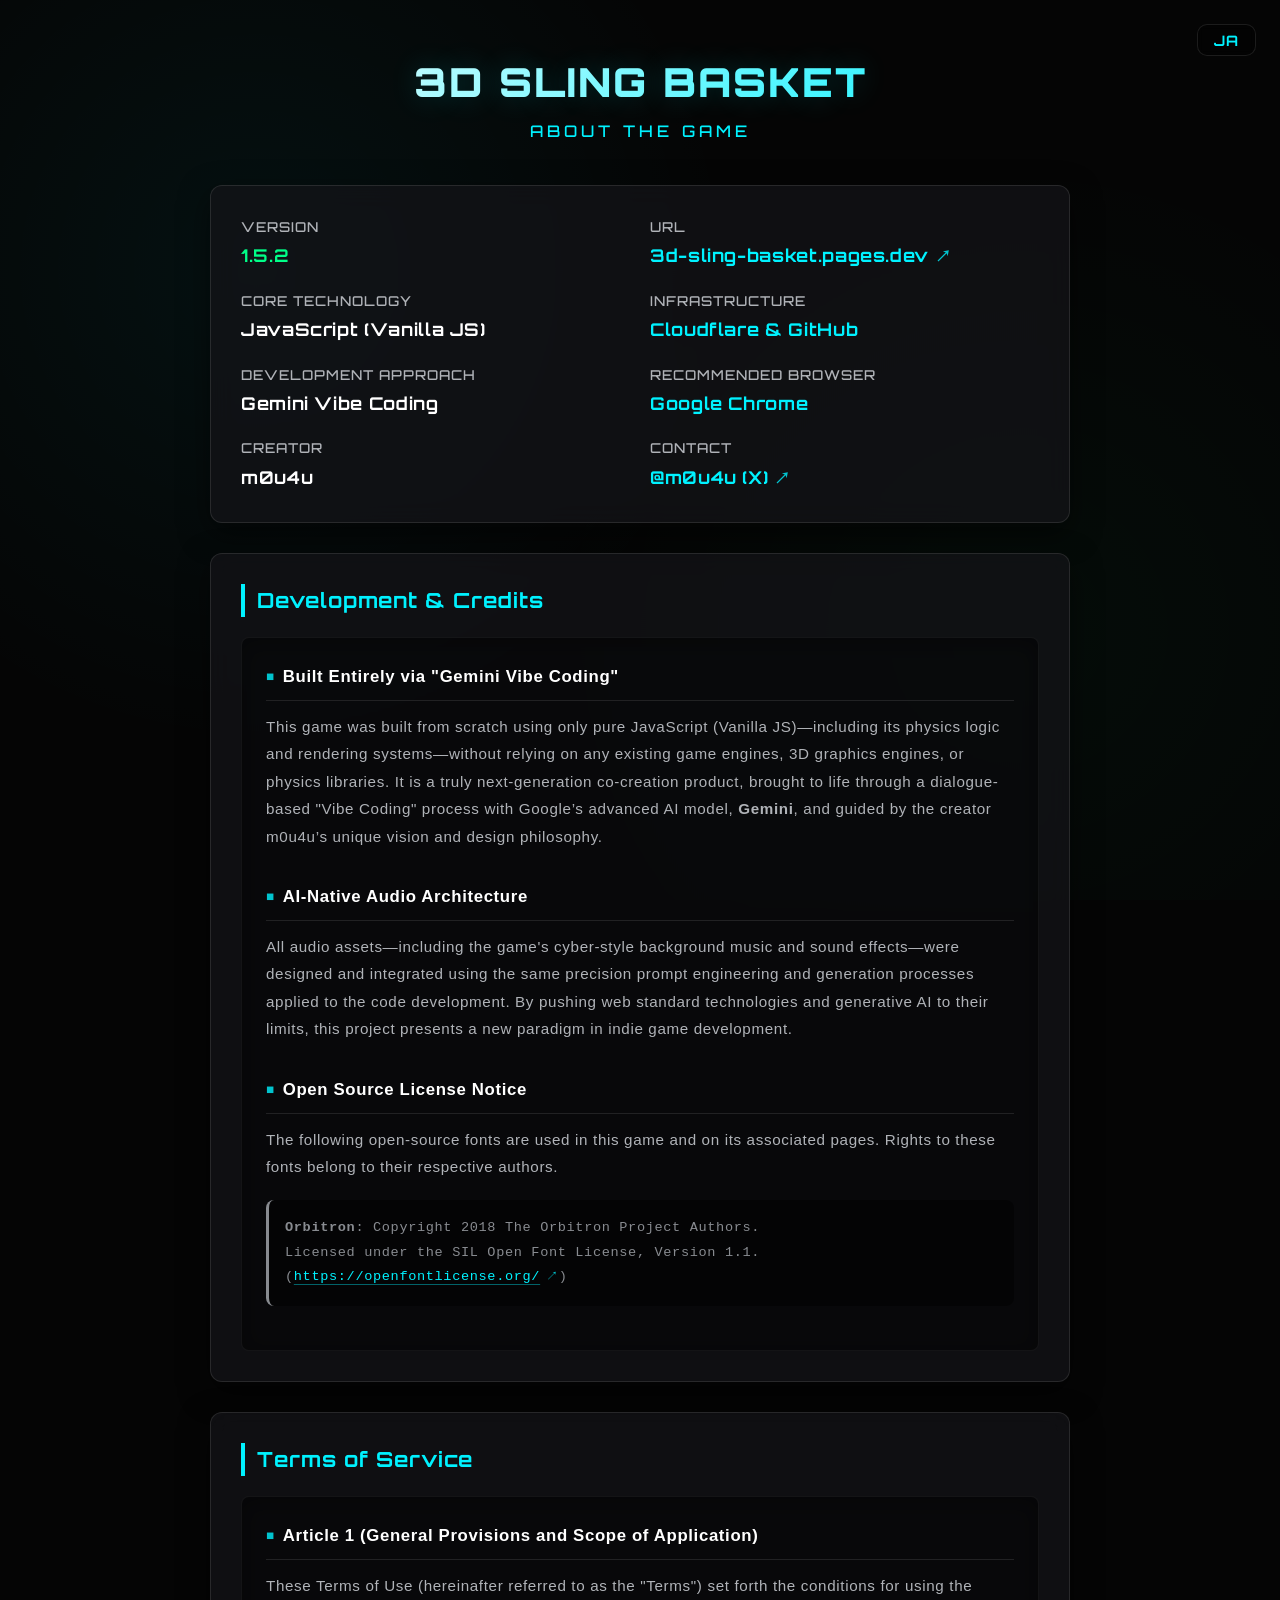
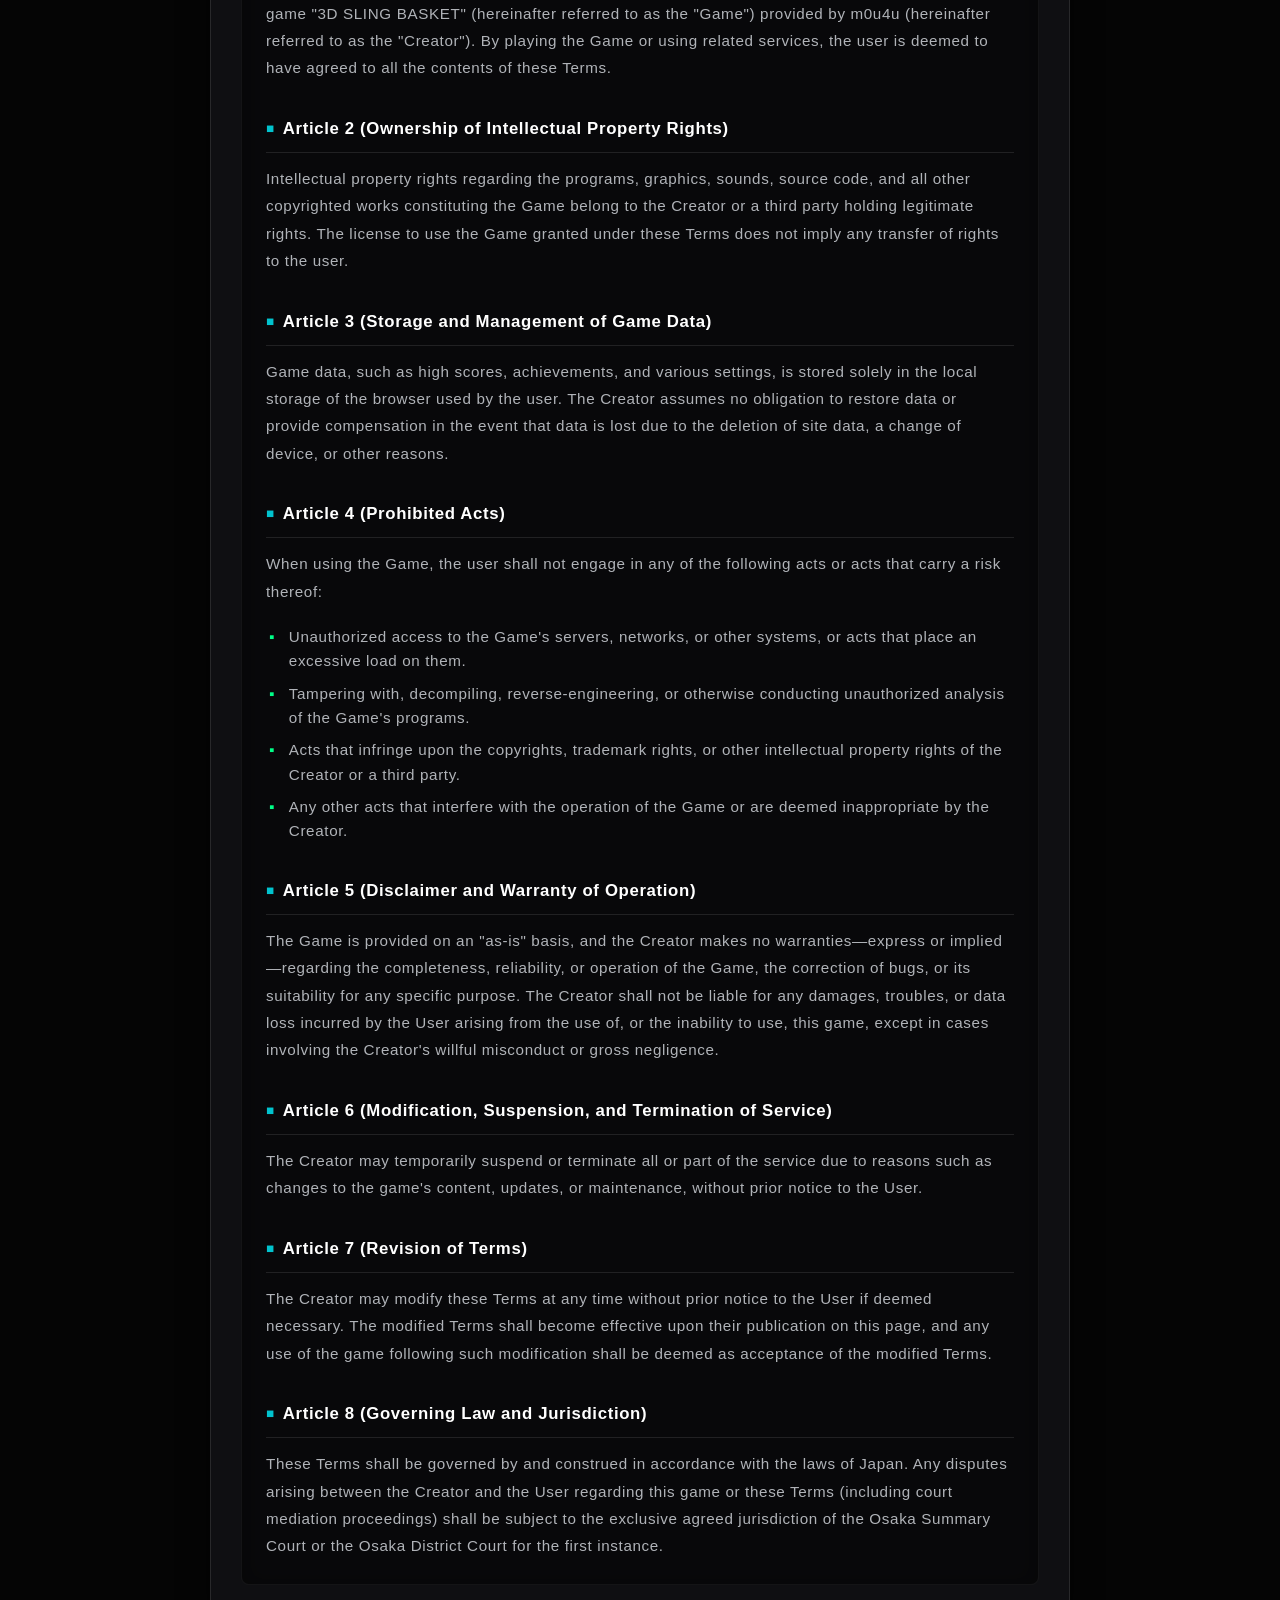
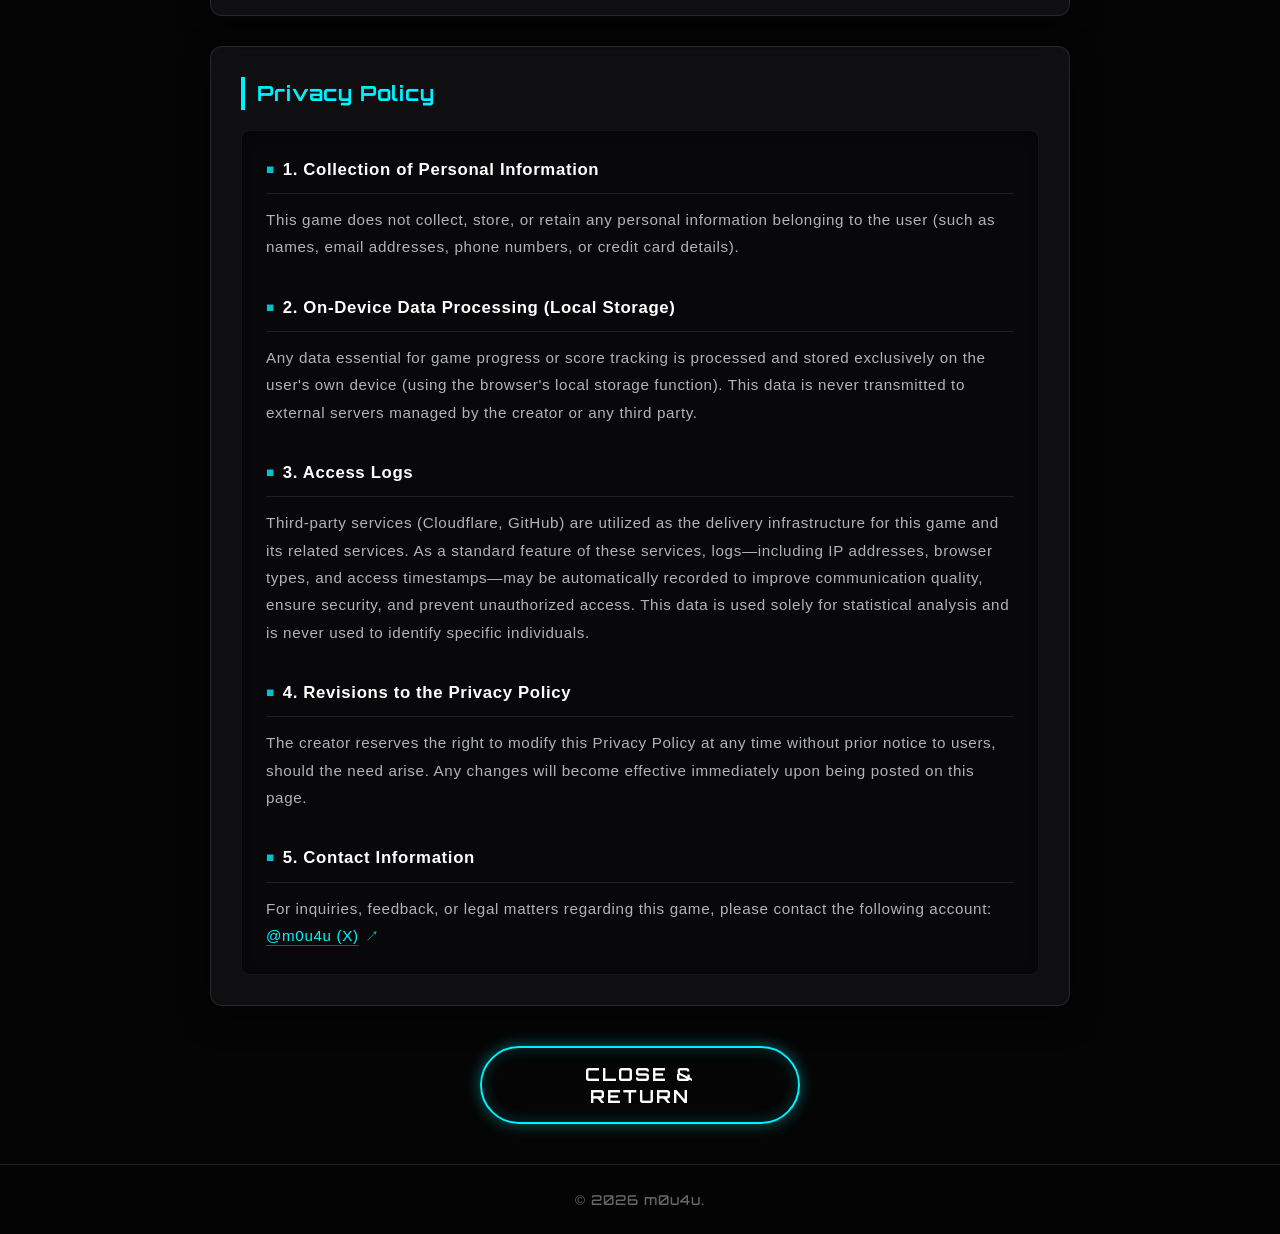
<file: index.html>
<!DOCTYPE html>
<html lang="ja">
<head>
    <meta charset="UTF-8">
    <meta name="viewport" content="width=device-width, initial-scale=1.0">
    <title>ABOUT - 3D SLING BASKET</title>
    <meta name="description" content="ひっぱり系3Dバスケゲーム「3D SLING BASKET」についてご説明します。">
    <meta name="generator" content="Gemini - Vibe Coding">
    <meta name="author" content="m0u4u & Gemini">

    <link rel="stylesheet" href="css/index.css?ver=26.06.29">
    
    <link rel="icon" href="favicon.ico" sizes="any">
    <link rel="icon" type="image/png" href="assets/favicon/favicon-512.png" sizes="512x512">
    <link rel="apple-touch-icon" href="assets/favicon/apple-touch-icon.png">
    <link rel="manifest" href="assets/favicon/manifest.json">

    <script src="js/marked.min.js"></script>
</head>
<body>
    <main class="container">
        <div class="lang-switcher">
            <button type="button" class="lang-btn" id="langBtn" onclick="toggleLanguage()" 
                    data-ja-title="Switch language to English"
                    data-en-title="言語を日本語に切り替える"
                    data-ja-aria="Switch language to English"
                    data-en-aria="言語を日本語に切り替える">EN
            </button>
        </div>

        <header>
            <h1>3D SLING BASKET</h1>
            <p>About the Game</p>
        </header>

        <section class="card" data-ja-aria="ゲームの概要" data-en-aria="Game Overview">
            <div class="info-grid">
                <div class="info-item">
                    <span class="info-label">
                        <span data-ja="バージョン">バージョン</span>
                        <span data-en="Version">Version</span>
                    </span>
                    <span class="info-value version">1.5.2</span>
                </div>
                <div class="info-item">
                    <span class="info-label">URL</span>
                    <span class="info-value">
                        <a href="https://3d-sling-basket.pages.dev/" target="_blank" rel="noopener noreferrer" 
                           data-ja-aria="ゲームを新しいタブで開く"
                           data-en-aria="Opens the game in a new tab"
                           data-ja-title="新しいタブで開く"
                           data-en-title="Opens in a new tab">3d-sling-basket.pages.dev</a>
                    </span>
                </div>
                <div class="info-item">
                    <span class="info-label">
                        <span data-ja="中核技術">中核技術</span>
                        <span data-en="Core Technology">Core Technology</span>
                    </span>
                    <span class="info-value">JavaScript (Vanilla JS)</span>
                </div>
                <div class="info-item">
                    <span class="info-label">
                        <span data-ja="配信インフラ">配信インフラ</span>
                        <span data-en="Infrastructure">Infrastructure</span>
                    </span>
                    <span class="info-value highlight">Cloudflare & GitHub</span>
                </div>
                <div class="info-item">
                    <span class="info-label">
                        <span data-ja="開発アプローチ">開発アプローチ</span>
                        <span data-en="Development Approach">Development Approach</span>
                    </span>
                    <span class="info-value">Gemini Vibe Coding</span>
                </div>
                <div class="info-item">
                    <span class="info-label">
                        <span data-ja="推奨ブラウザ">推奨ブラウザ</span>
                        <span data-en="Recommended Browser">Recommended Browser</span>
                    </span>
                    <span class="info-value highlight">Google Chrome</span>
                </div>
                <div class="info-item">
                    <span class="info-label">
                        <span data-ja="制作者">制作者</span>
                        <span data-en="Creator">Creator</span>
                    </span>
                    <span class="info-value">m0u4u</span>
                </div>
                <div class="info-item">
                    <span class="info-label">
                        <span data-ja="お問い合わせ窓口">お問い合わせ窓口</span>
                        <span data-en="Contact">Contact</span>
                    </span>
                    <span class="info-value">
                        <a href="https://x.com/m0u4u" target="_blank" rel="noopener noreferrer" 
                           data-ja-aria="m0u4uのXアカウントを新しいタブで開く"
                           data-en-aria="Opens m0u4u's X account in a new tab"
                           data-ja-title="新しいタブで開く"
                           data-en-title="Opens in a new tab">@m0u4u (X)</a>
                    </span>
                </div>
            </div>
        </section>

        <section class="card" data-ja-aria="ゲームの詳細" data-en-aria="Game Details">
            <h2>
                <span data-ja="開発手法 & アセットクレジット">開発手法 & アセットクレジット</span>
                <span data-en="Development & Credits">Development & Credits</span>
            </h2>
            <div class="doc-content" data-md-ja="assets/md/index/credits_ja.md" data-md-en="assets/md/index/credits_en.md"></div>
        </section>

        <section class="card" data-ja-aria="利用規約" data-en-aria="Terms of Service">
            <h2>
                <span data-ja="利用規約">利用規約</span>
                <span data-en="Terms of Service">Terms of Service</span>
            </h2>
            <div class="doc-content" data-md-ja="assets/md/index/terms_ja.md" data-md-en="assets/md/index/terms_en.md"></div>
        </section>

        <section class="card" data-ja-aria="プライバシーポリシー" data-en-aria="Privacy Policy">
            <h2>
                <span data-ja="プライバシーポリシー">プライバシーポリシー</span>
                <span data-en="Privacy Policy">Privacy Policy</span>
            </h2>
            <div class="doc-content" data-md-ja="assets/md/index/privacy_ja.md" data-md-en="assets/md/index/privacy_en.md"></div>
        </section>

        <div class="action-area">
            <button type="button" class="main-btn-close" onclick="closePage()" 
                    data-ja-aria="このページを閉じる" 
                    data-en-aria="Close this page"
                    data-ja-title="このページを閉じる"
                    data-en-title="Close this page">
                <span data-ja="CLOSE & RETURN">CLOSE & RETURN</span>
                <span data-en="CLOSE & RETURN">CLOSE & RETURN</span>
            </button>
        </div>
    </main>

    <footer>
        &copy; 2026 m0u4u.
    </footer>

    <script>
        // --- Close Page ---
        function closePage() {
            window.close();
            
            setTimeout(() => {
                if (window.history.length > 1) {
                    window.history.back();
                } else {
                    window.location.href = 'https://3d-sling-basket.pages.dev/';
                }
            }, 150);
        }

        // --- i18n & Markdown ---
        const mdCache = {};

        document.addEventListener("DOMContentLoaded", () => {
            let savedLang = localStorage.getItem("preferred_lang");
            if (!savedLang) {
                const browserLang = navigator.language || navigator.userLanguage;
                savedLang = browserLang.startsWith("ja") ? "ja" : "en";
            }
            setLanguage(savedLang);
        });

        async function setLanguage(lang) {
            document.documentElement.lang = lang;
            localStorage.setItem("preferred_lang", lang);
            
            const langBtn = document.getElementById("langBtn");
            if (langBtn) {
                langBtn.textContent = lang === "ja" ? "EN" : "JA";
            }

            document.querySelectorAll('[data-ja-aria], [data-en-aria]').forEach(el => {
                const mask = lang === 'ja' ? el.getAttribute('data-ja-aria') : el.getAttribute('data-en-aria');
                if (mask) el.setAttribute('aria-label', mask);
            });

            document.querySelectorAll('[data-ja-title], [data-en-title]').forEach(el => {
                const mask = lang === 'ja' ? el.getAttribute('data-ja-title') : el.getAttribute('data-en-title');
                if (mask) el.setAttribute('title', mask);
            });

            const mdElements = document.querySelectorAll('[data-md-ja], [data-md-en]');
            
            for (const el of mdElements) {
                const url = lang === 'ja' ? el.getAttribute('data-md-ja') : el.getAttribute('data-md-en');
                if (!url) continue;

                if (mdCache[url]) {
                    el.innerHTML = mdCache[url];
                } else {
                    try {
                        const response = await fetch(url);
                        if (!response.ok) throw new Error(`HTTP error! status: ${response.status}`);
                        const markdownText = await response.text();
                        const htmlContent = marked.parse(markdownText);
                        
                        mdCache[url] = htmlContent;
                        el.innerHTML = htmlContent;
                    } catch (error) {
                        console.error(`Failed to load markdown: ${url}`, error);
                        el.innerHTML = lang === 'ja' 
                            ? `<p style="color:var(--color-text-muted); font-size:0.9rem;">コンテンツの読み込みに失敗しました。</p>`
                            : `<p style="color:var(--color-text-muted); font-size:0.9rem;">Failed to load content.</p>`;
                    }
                }
            }
        }

        function toggleLanguage() {
            const currentLang = document.documentElement.lang;
            const nextLang = currentLang === "ja" ? "en" : "ja";
            setLanguage(nextLang);
        }
    </script>
</body>
</html>
</file>
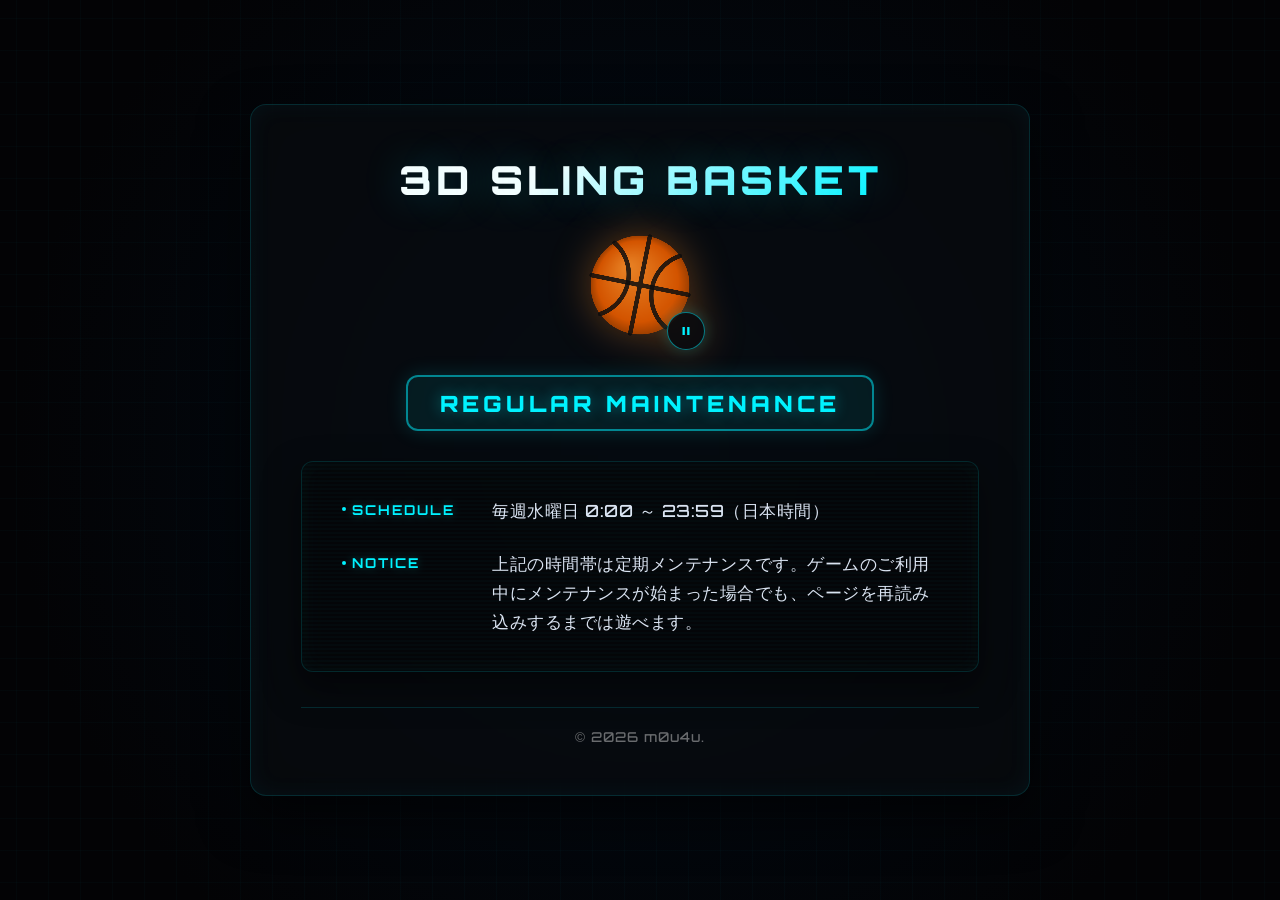
<file: maintenance.html>
<!DOCTYPE html>
<html lang="ja">
<head>
    <meta charset="UTF-8">
    <meta name="robots" content="noindex, nofollow">
    <meta name="viewport" content="width=device-width, initial-scale=1.0">
    <title>MAINTENANCE - 3D SLING BASKET</title>

    <script>
        if (window.location.hostname.includes('github.io')) window.location.href = 'https://3d-sling-basket.pages.dev/';
    </script>

    <meta name="description" content="メンテナンスに関する情報をお伝えしています。">
    <meta name="generator" content="Gemini - Vibe Coding">
    <meta name="author" content="m0u4u & Gemini">

    <link rel="stylesheet" href="https://m0u4u.github.io/3d-sling-basket/css/maintenance.css?ver=26.06.29">
    
    <link rel="icon" href="favicon.ico" sizes="any">
    <link rel="icon" type="image/png" href="assets/favicon/favicon-512.png" sizes="512x512">
    <link rel="apple-touch-icon" href="assets/favicon/apple-touch-icon.png">
    <link rel="manifest" href="assets/favicon/manifest.json">
</head>
<body>
    <main class="maintenance-container">
        <h1>3D SLING BASKET</h1>
        
        <div class="icon-container">
            <canvas id="ballCanvas" width="512" height="512"></canvas>
            <button id="playPauseBtn" class="control-btn" title="アニメーションを一時停止する" aria-label="アニメーションを一時停止する">
                <svg class="icon-pause" width="14" height="14" viewBox="0 0 24 24" fill="currentColor">
                    <path d="M6 19h4V5H6v14zm8-14v14h4V5h-4z"/>
                </svg>
                <svg class="icon-play" width="14" height="14" viewBox="0 0 24 24" fill="currentColor">
                    <path d="M8 5v14l11-7z"/>
                </svg>
            </button>
        </div>

        <div class="status-badge" role="status"></div>
        
        <div class="info-panel">
            <div class="info-row">
                <span class="info-label">SCHEDULE</span>
                <div class="info-content">
                    <strong class="info-value">毎週水曜日 0:00 ～ 23:59（日本時間）</strong>
                </div>
            </div>
            <div class="info-row">
                <span class="info-label">NOTICE</span>
                <div class="info-content">
                    <span class="info-value">上記の時間帯は定期メンテナンスです。<br class="sp-only">ゲームのご利用中にメンテナンスが始まった場合でも、ページを再読み込みするまでは遊べます。</span>
                </div>
            </div>
        </div>

        <footer>
            &copy; 2026 m0u4u.
        </footer>
    </main>

    <script>
        (function () {
            'use strict';

            const canvas = document.getElementById('ballCanvas');
            if (!canvas) return;

            const ctx = canvas.getContext('2d', { alpha: true });
            const btn = document.getElementById('playPauseBtn');
            const container = canvas.parentElement;
            
            const centerX = 256;
            const centerY = 256;
            const br = 230; 
            const rotationAngle = 0.2; 

            function drawBall() {
                ctx.clearRect(0, 0, canvas.width, canvas.height);
                ctx.save();
                ctx.translate(centerX, centerY);
                ctx.rotate(rotationAngle);

                const grad = ctx.createRadialGradient(-br * 0.3, -br * 0.3, br * 0.1, 0, 0, br);
                grad.addColorStop(0, '#e67e22');   
                grad.addColorStop(0.8, '#d35400'); 
                grad.addColorStop(1, '#a04000');   
                
                ctx.fillStyle = grad;
                ctx.beginPath();
                ctx.arc(0, 0, br, 0, Math.PI * 2);
                ctx.fill();

                ctx.strokeStyle = 'rgba(15, 15, 15, 0.85)';
                ctx.lineWidth = Math.max(4, br * 0.09);
                ctx.lineCap = 'round';
                
                ctx.beginPath();
                ctx.moveTo(-br, 0); ctx.lineTo(br, 0);
                ctx.moveTo(0, -br); ctx.lineTo(0, br);
                ctx.stroke();
                
                ctx.beginPath(); 
                ctx.arc(-br * 1.1, 0, br * 0.85, -Math.PI/3, Math.PI/3); ctx.stroke();
                ctx.beginPath(); 
                ctx.arc(br * 1.1, 0, br * 0.85, Math.PI * 2/3, Math.PI * 4/3); ctx.stroke();
                
                ctx.restore();
            }

            drawBall();

            const prefersReducedMotion = window.matchMedia('(prefers-reduced-motion: reduce)').matches;
            if (prefersReducedMotion && btn && container) {
                container.classList.add('is-paused');
                btn.classList.add('is-paused');
                btn.dataset.manualPaused = 'true';
                btn.setAttribute('title', 'アニメーションを再生する');
                btn.setAttribute('aria-label', 'アニメーションを再生する');
            }

            document.addEventListener('visibilitychange', function() {
                if (document.hidden) {
                    if (container) container.classList.add('is-paused');
                    if (btn) btn.classList.add('is-paused');
                } else {
                    if (btn && !btn.dataset.manualPaused) {
                        if (container) container.classList.remove('is-paused');
                        btn.classList.remove('is-paused');
                    }
                }
            }, false);

            if (btn && container) {
                btn.addEventListener('click', function () {
                    const isPaused = container.classList.toggle('is-paused');
                    btn.classList.toggle('is-paused', isPaused);
                    
                    if (isPaused) {
                        btn.dataset.manualPaused = 'true';
                        btn.setAttribute('title', 'アニメーションを再生する');
                        btn.setAttribute('aria-label', 'アニメーションを再生する');
                    } else {
                        delete btn.dataset.manualPaused;
                        btn.setAttribute('title', 'アニメーションを一時停止する');
                        btn.setAttribute('aria-label', 'アニメーションを一時停止する');
                    }
                });
            }
        })();
    </script>
</body>
</html>
</file>
<file: css/index.css>
/* ==========================================
    1. フォント
    ========================================== */
@font-face {
    font-display: block;
    font-family: 'Orbitron';
    font-style: normal;
    font-weight: 500;
    src: url('../assets/fonts/orbitron-v35-latin-500.woff2') format('woff2');
}

@font-face {
    font-display: block;
    font-family: 'Orbitron';
    font-style: normal;
    font-weight: 700;
    src: url('../assets/fonts/orbitron-v35-latin-700.woff2') format('woff2');
}

@font-face {
    font-display: block;
    font-family: 'Orbitron';
    font-style: normal;
    font-weight: 900;
    src: url('../assets/fonts/orbitron-v35-latin-900.woff2') format('woff2');
}

/* ==========================================
    2. グローバルスタイル＆変数設定
    ========================================== */
:root {
    --color-bg: #050505;
    --color-card-bg: rgba(20, 20, 25, 0.7);
    --color-panel-bg: rgba(0, 0, 0, 0.4);
    --color-text-main: #ffffff;
    --color-text-sub: #b0b3b8;
    --color-text-muted: #888b90;
    --color-cyan: #00f2ff;
    --color-green: #00ff88;
    --color-border: rgba(255, 255, 255, 0.1);
    --color-border-glow: rgba(0, 242, 255, 0.3);
    --font-display: 'Orbitron', -apple-system, BlinkMacSystemFont, "Segoe UI", Roboto, "Helvetica Neue", Arial, sans-serif;
    --font-body: -apple-system, BlinkMacSystemFont, "Segoe UI", Roboto, "Helvetica Neue", Arial, "Hiragino Kaku Gothic ProN", "Hiragino Sans", Meiryo, sans-serif;
    --spacing-base: 20px;
}

* {
    box-sizing: border-box;
    margin: 0;
    padding: 0;
}

body {
    background-color: var(--color-bg);
    background-image: 
        radial-gradient(circle at 20% 30%, rgba(0, 242, 255, 0.05) 0%, transparent 40%),
        radial-gradient(circle at 80% 70%, rgba(0, 255, 136, 0.03) 0%, transparent 40%);
    background-attachment: fixed;
    color: var(--color-text-main);
    font-family: var(--font-display);
    line-height: 1.6;
    letter-spacing: 0.04em;
    min-height: 100vh;
    display: flex;
    flex-direction: column;
    align-items: center;
    overflow-x: hidden;
}

:focus-visible {
    outline: 2px solid var(--color-cyan);
    outline-offset: 4px;
    border-radius: 4px;
}

/* カスタムスクロールバー */
::-webkit-scrollbar { width: 8px; }
::-webkit-scrollbar-track { background: var(--color-bg); }
::-webkit-scrollbar-thumb {
    background: rgba(255, 255, 255, 0.2);
    border-radius: 4px;
}
::-webkit-scrollbar-thumb:hover { background: var(--color-cyan); }

/* ==========================================
    3. レイアウト＆コンテナ
    ========================================== */
.container {
    width: 100%;
    max-width: 900px;
    padding: calc(var(--spacing-base) * 2) var(--spacing-base);
    display: flex;
    flex-direction: column;
    gap: calc(var(--spacing-base) * 1.5);
    flex-grow: 1;
}

header {
    text-align: center;
    margin-bottom: 10px;
    position: relative;
    padding-top: 10px;
}

header h1 {
    font-size: clamp(1.8rem, 5vw, 2.5rem);
    font-weight: 900;
    letter-spacing: 2px;
    background: linear-gradient(135deg, #fff 0%, var(--color-cyan) 100%);
    -webkit-background-clip: text;
    -webkit-text-fill-color: transparent;
    text-shadow: 0 0 30px rgba(0, 242, 255, 0.2);
    margin-bottom: 5px;
}

header p {
    font-size: 1rem;
    color: var(--color-cyan);
    letter-spacing: 4px;
    text-transform: uppercase;
    font-weight: 500;
}

/* ==========================================
    4. アニメーション＆UI
    ========================================== */
@keyframes fadeInUp {
    0% { opacity: 0; transform: translateY(20px); }
    100% { opacity: 1; transform: translateY(0); }
}

.card {
    background: var(--color-card-bg);
    border: 1px solid var(--color-border);
    border-radius: 12px;
    padding: 30px;
    backdrop-filter: blur(12px);
    -webkit-backdrop-filter: blur(12px);
    box-shadow: 0 10px 30px rgba(0, 0, 0, 0.5);
    transition: border-color 0.3s ease, box-shadow 0.3s ease, transform 0.3s ease;
    opacity: 0;
    animation: fadeInUp 0.6s cubic-bezier(0.16, 1, 0.3, 1) forwards;
}

.card:nth-child(2) { animation-delay: 0.05s; }
.card:nth-child(3) { animation-delay: 0.15s; }
.card:nth-child(4) { animation-delay: 0.25s; }
.card:nth-child(5) { animation-delay: 0.35s; }
.action-area { animation-delay: 0.45s; }

.card:hover {
    border-color: var(--color-border-glow);
    box-shadow: 0 10px 35px rgba(0, 242, 255, 0.15);
}

@media (prefers-reduced-motion: reduce) {
    * {
        animation-duration: 0.01ms !important;
        transition-duration: 0.01ms !important;
    }
    .card, .action-area { opacity: 1; transform: none; }
}

/* ==========================================
    5. コンポーネントスタイル
    ========================================== */
.info-grid {
    display: grid;
    grid-template-columns: repeat(2, 1fr);
    gap: 20px;
}
.card > .info-grid { margin-bottom: 0; }

.info-item {
    display: flex;
    flex-direction: column;
    gap: 4px;
}

.info-label {
    font-size: 0.85rem;
    color: var(--color-text-sub);
    text-transform: uppercase;
    letter-spacing: 1px;
}

.info-value {
    font-size: 1.1rem;
    font-weight: 700;
    word-break: break-word;
}
.info-value.highlight { color: var(--color-cyan); }
.info-value.version { color: var(--color-green); }

h2 {
    font-size: 1.3rem;
    color: var(--color-cyan);
    margin-bottom: 20px;
    border-left: 4px solid var(--color-cyan);
    padding-left: 12px;
    letter-spacing: 1px;
}

/* ==========================================
    6. Markdownテキストスタイル
    ========================================== */
.doc-content {
    font-family: var(--font-body);
    color: var(--color-text-sub);
    font-size: 0.95rem;
    line-height: 1.8;
    background: var(--color-panel-bg);
    padding: 24px;
    border-radius: 8px;
    border: 1px solid rgba(255,255,255,0.05);
    box-shadow: inset 0 4px 20px rgba(0,0,0,0.3);
}

.doc-content h3 {
    color: var(--color-text-main);
    font-size: 1.05rem;
    margin-top: 32px;
    margin-bottom: 12px;
    padding-bottom: 8px;
    border-bottom: 1px solid rgba(255, 255, 255, 0.1);
    display: flex;
    align-items: center;
}
.doc-content h3:first-child { margin-top: 0; }

.doc-content h3::before {
    content: "■";
    color: var(--color-cyan);
    font-size: 0.8em;
    margin-right: 8px;
    opacity: 0.8;
}

.doc-content p { margin-bottom: 20px; }
.doc-content p:last-child { margin-bottom: 0; }

.doc-content ul {
    list-style-type: none;
    padding-left: 0;
    margin-top: 12px;
    margin-bottom: 20px;
}

.doc-content li {
    position: relative;
    padding-left: 1.5em;
    margin-bottom: 8px;
    line-height: 1.6;
}

.doc-content li::before {
    content: "▪";
    position: absolute;
    left: 0.2em;
    color: var(--color-green);
}

.license-note {
    font-size: 0.85rem;
    background: rgba(0, 0, 0, 0.5);
    padding: 16px;
    border-radius: 8px;
    border-left: 3px solid var(--color-text-muted);
    margin-top: 12px;
    font-family: monospace;
    overflow-x: auto;
    color: var(--color-text-muted);
    margin-bottom: 20px;
}

/* ==========================================
    7. 外部リンク
    ========================================== */
a[target="_blank"] {
    color: var(--color-cyan);
    text-decoration: none;
    transition: all 0.2s ease;
    -webkit-tap-highlight-color: transparent;
}

a[target="_blank"]::after {
    content: "↗";
    font-family: sans-serif;
    margin-left: 6px;
    font-size: 0.9em;
    opacity: 0.8;
    display: inline-block;
    transition: transform 0.2s ease;
}

a[target="_blank"]:hover::after {
    transform: translate(2px, -2px);
}

.info-value a[target="_blank"] {
    font-weight: 700;
    padding: 4px 8px;
    margin-left: -8px;
    border-radius: 8px;
}

.info-value a[target="_blank"]:hover {
    background-color: rgba(0, 242, 255, 0.1);
    text-shadow: 0 0 10px var(--color-cyan);
}

.doc-content a[target="_blank"] {
    text-decoration: underline;
    text-decoration-color: rgba(0, 242, 255, 0.4);
    text-underline-offset: 4px;
}

.doc-content a[target="_blank"]:hover {
    color: #fff;
    text-decoration-color: var(--color-cyan);
}

/* ==========================================
    8. アクションエリア＆ボタン
    ========================================== */
.action-area {
    display: flex;
    justify-content: center;
    margin-top: calc(var(--spacing-base) * 0.5);
    opacity: 0;
    animation: fadeInUp 0.6s cubic-bezier(0.16, 1, 0.3, 1) forwards;
}

.main-btn-close {
    padding: 15px 50px;
    font-size: 18px;
    font-family: 'Orbitron', sans-serif;
    background: transparent;
    color: #fff;
    border: 2px solid var(--color-cyan);
    border-radius: 50px;
    cursor: pointer;
    text-transform: uppercase;
    box-shadow: 0 0 15px rgba(0, 242, 255, 0.4), inset 0 0 15px rgba(0, 242, 255, 0.2);
    transition: all 0.2s ease;
    font-weight: 700;
    letter-spacing: 2px;
    max-width: 320px;
    width: 100%;
    text-align: center;
    user-select: none;
    -webkit-user-select: none;
    -webkit-tap-highlight-color: transparent;
}

.main-btn-close:hover {
    background: #008f96;
    box-shadow: 0 0 30px rgba(0, 242, 255, 0.6);
}

.main-btn-close:active {
    transform: scale(0.95);
}

footer {
    text-align: center;
    padding: 24px;
    color: rgba(255, 255, 255, 0.4);
    font-size: 0.85rem;
    letter-spacing: 1px;
    border-top: 1px solid var(--color-border);
    width: 100%;
    background: rgba(0, 0, 0, 0.2);
    margin-top: auto;
}

/* ==========================================
    9. i18n
    ========================================== */
[data-en] { display: none !important; }

html[lang="en"] [data-ja] { display: none !important; }

html[lang="en"] [data-en] { display: block !important; }
html[lang="en"] span[data-en], 
html[lang="en"] a[data-en] { display: inline !important; }
html[lang="en"] li[data-en] { display: list-item !important; }

.lang-switcher {
    position: absolute;
    top: 24px;
    right: 24px;
    z-index: 100;
}

.lang-btn {
    background: var(--color-panel-bg);
    border: 1px solid var(--color-border);
    color: var(--color-cyan);
    padding: 6px 16px;
    border-radius: 10px;
    cursor: pointer;
    font-family: var(--font-display);
    font-size: 0.9rem;
    font-weight: 700;
    letter-spacing: 1px;
    transition: all 0.2s ease;
    backdrop-filter: blur(4px);
    -webkit-backdrop-filter: blur(4px);
    user-select: none;
    -webkit-user-select: none;
    -webkit-tap-highlight-color: transparent;
}

.lang-btn:hover {
    background: rgba(0, 242, 255, 0.15);
    border-color: var(--color-cyan);
    box-shadow: 0 0 10px var(--color-border-glow);
}

/* ==========================================
    10. レスポンシブ
    ========================================== */
@media (max-width: 600px) {
    .card {
        padding: 24px 20px;
    }
    .doc-content {
        padding: 16px;
    }
    .info-grid {
        grid-template-columns: 1fr;
        gap: 16px;
    }
    .info-item[style*="grid-column"] {
        grid-column: span 1 !important;
    }
    h2 { font-size: 1.2rem; }
    .doc-content { font-size: 0.9rem; }
    .main-btn-close {
        max-width: 100%;
        font-size: 16px;
        padding: 14px 30px;
    }
    .lang-switcher {
        top: 16px;
        right: 16px;
    }
    .lang-btn {
        padding: 4px 12px;
        font-size: 0.8rem;
    }
    header {
        padding-top: 30px;
    }
}
</file>
